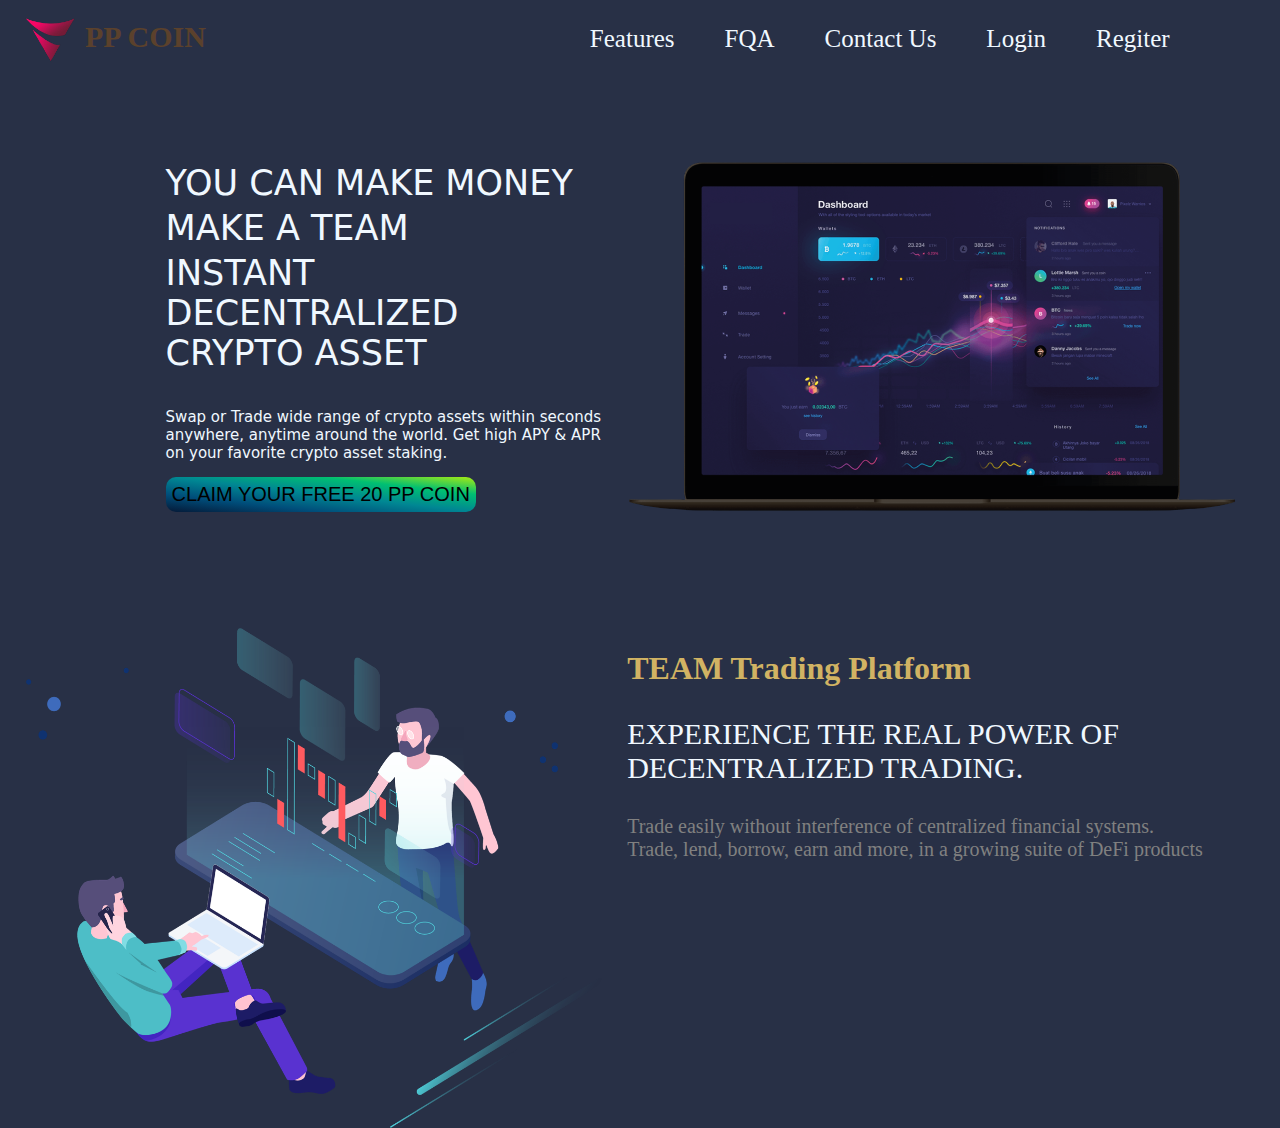
<file: index.html>
<html lang="en">
<head>
    <meta charset="UTF-8">
    <meta http-equiv="X-UA-Compatible" content="IE=edge">
    <meta name="viewport" content="width=device-width, initial-scale=1.0">
    <title>Document</title>
    <style>
        body{
            margin: 0;
             background: rgb(40, 48, 70);
        }
        nav{
            width: 100%;
            height: 10%;
            display: flex;
        }
        nav img{
            margin-top: 15px;
            margin-left: 20px;
        }
        nav h1{
            color: rgb(91, 65, 44);
            font-size: 30px;
        }
        nav .pra{
            margin-left: 30%;
            display: flex;
            font-size: 25px;
            margin-top: 0px;
            
        }
        nav a{
            text-decoration: none;
            color: aliceblue;
        }
        nav a:hover{
            color: blue;
        }
        .container{
            display: flex;
        }
        .container1{
            width: 45%;
            height: 500px;
            /* border: 1px solid gold; */
            margin-top: 3%;
            margin-left: 2%;
        }
        .container1 img{
            margin-top: 5%;
        }
        .container1 p {
            font-size: 35px;
            color: aliceblue;
    
            font-family: system-ui, Roboto;
           margin-left: 140px;
        }
        .container1 button{
            margin-left: 140px;
            font-size: 20px;
            height: 35px;
            border-radius: 10px;
            /* background:#007e56; */
            background: linear-gradient(to right top, #051937, #004d7a, #008793, #00bf72, #a8eb12);;
            border: none;
        }
        .container1 button:hover{
            background: linear-gradient(to right top, #3f12eb, #f80089, #ff302a, #e6a400, #a0e757);
        }

        .cont{
            display: flex;
        }
        .cont1{
            width: 45%;
            height: 500px;
            
            margin-left: 2%;
        }
        .cont p{
            font-size: 20px;
        }
    </style>
</head>
<body>
    <nav>
        <img src="preview1.png" height="50px" >
        <h1>PP COIN</h1>
        <div class="pra">
         <p><a href="#container">Features</a></p>   
        <p style="margin-left: 50px;"><a href="#cont">FQA </a></p>
        <p style="margin-left: 50px;"><a href="#">Contact&nbspUs </a></p>
        <p style="margin-left: 50px;"><a href="login.html">Login </a></p>
        <p style="margin-left: 50px;"><a href="regiter.html">Regiter </a></p></div>
    </nav>
    <div class="container">
        <div class="container1">
            <p>YOU CAN MAKE MONEY</p>
            <p style="margin-top: -30px;">MAKE A TEAM </p>
            <p style="margin-top: -30px;">INSTANT DECENTRALIZED CRYPTO ASSET </p>
            <p style="font-size: 15px;">Swap or Trade wide range of crypto assets within seconds anywhere, anytime around the world. Get high APY & APR on your favorite crypto asset staking.</p>
            <button>CLAIM YOUR FREE 20 PP COIN</button>

        </div>
        <div class="container1"><img src="platform12.png" alt=""></div>
    </div>
    <div class="cont">
        <div class="cont1"><img src="about-1.png" width="100%" height="100%" alt=""></div>
        <div class="cont1">
            <h1 style="color: #d1b363;">TEAM Trading Platform</h1>
            <p style="font-size: 30px; color: aliceblue;">EXPERIENCE THE REAL POWER OF DECENTRALIZED TRADING.</p>
            <p style="color:#808080;">Trade easily without interference of centralized financial systems. Trade, lend, borrow, earn and more, in a growing suite of DeFi products</p>

        </div>
    </div>
</body>
</html>
</file>
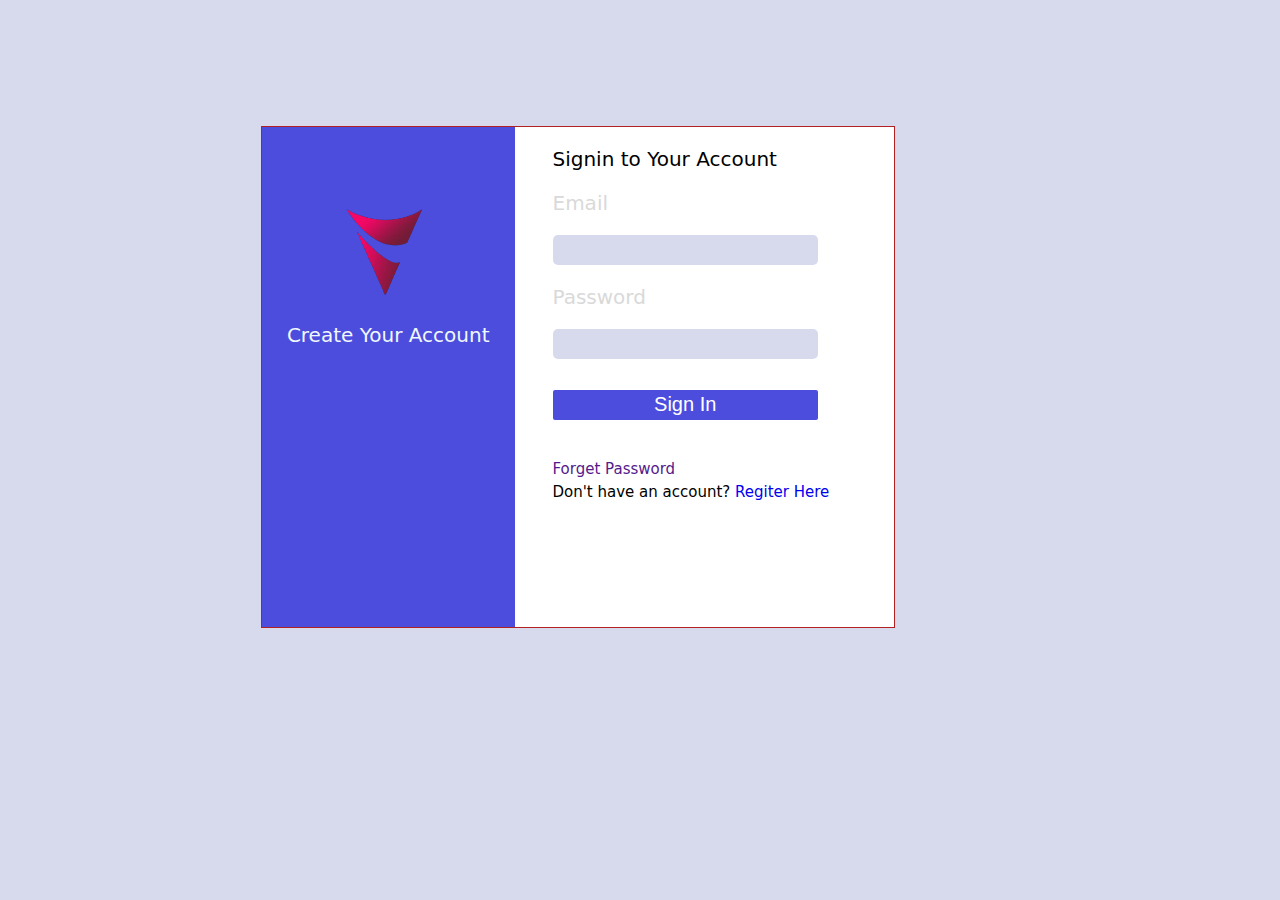
<file: login.html>
<html lang="en">
<head>
    <meta charset="UTF-8">
    <meta http-equiv="X-UA-Compatible" content="IE=edge">
    <meta name="viewport" content="width=device-width, initial-scale=1.0">
    <title>Document</title>
    <style>
        body{
            background: rgb(214, 218, 236);
            font-family: system-ui;
        }
        .box{
            width: 50%;
            height: 500px;
            border: 1px solid firebrick;
            margin-top: 10%;
            margin-left: 20%;
            display: flex;
        }
        .box1{
            width: 40%;
            height: 100%;
            background-color: rgb(77, 77, 221);
            text-align: center;
        }
        .box1 img{
            margin-top: 30%;
        }
        .box2{
            width: 60%;
            height: 100%;
            background-color: white;
        }
        .box2 p{
            margin-left: 10%;
            font-size: 20px;
            color: rgb(217, 217, 217);
            
        }
        .box2 input{
            width: 70%;
            height: 30px;
            margin-left: 10%;
            background: rgb(214, 218, 236);
            border: none;
            border-radius: 5px;
        }
        .box2 input[type='submit']{
            width: 70%;
            height: 30px;
            margin-left: 10%;
            margin-top: 8%;
            background: rgb(77, 77, 221);
            border: none;
            border-radius: 2px;
            color: white;
            font-size: 20px;
        }
        .box2 a{
            text-decoration: none;
           
        }
        @media only screen and (max-width:1100px) {
            .box{
                width: 80%;
                margin-left: 10%;
            }
        }
        @media only screen and (max-width:600px) {
            .box{
                width: 100%;
                height: 400px;
                margin-left: 0%;
            }
        }
     
    </style>
</head>
<body>
    <div class="box">
        <div class="box1">
            <img src="preview1.png" alt="" height="100px" width="100px">
            <p style="font-size: 20px; color: aliceblue;">Create Your Account</p>

        </div>
        <div class="box2">
            <p style="color: black;">Signin to Your Account</p>
            <form action="main.html">
            <p>Email</p>
            <input type="email">
            <p>Password</p>
            <input type="password" name="" id=""><br>
            <input type="submit" value="Sign In" ><br>
            <p style="font-size: 15px; margin-top: 40px;"><a href="">Forget Password</a></p>
            <p style="color: black; font-size: 15px; margin-top: -10px;" >Don't have an account? <a href="regiter.html">Regiter Here</a></p>
        </form>
        </div>
    </div>
</body>
</html>
</file>
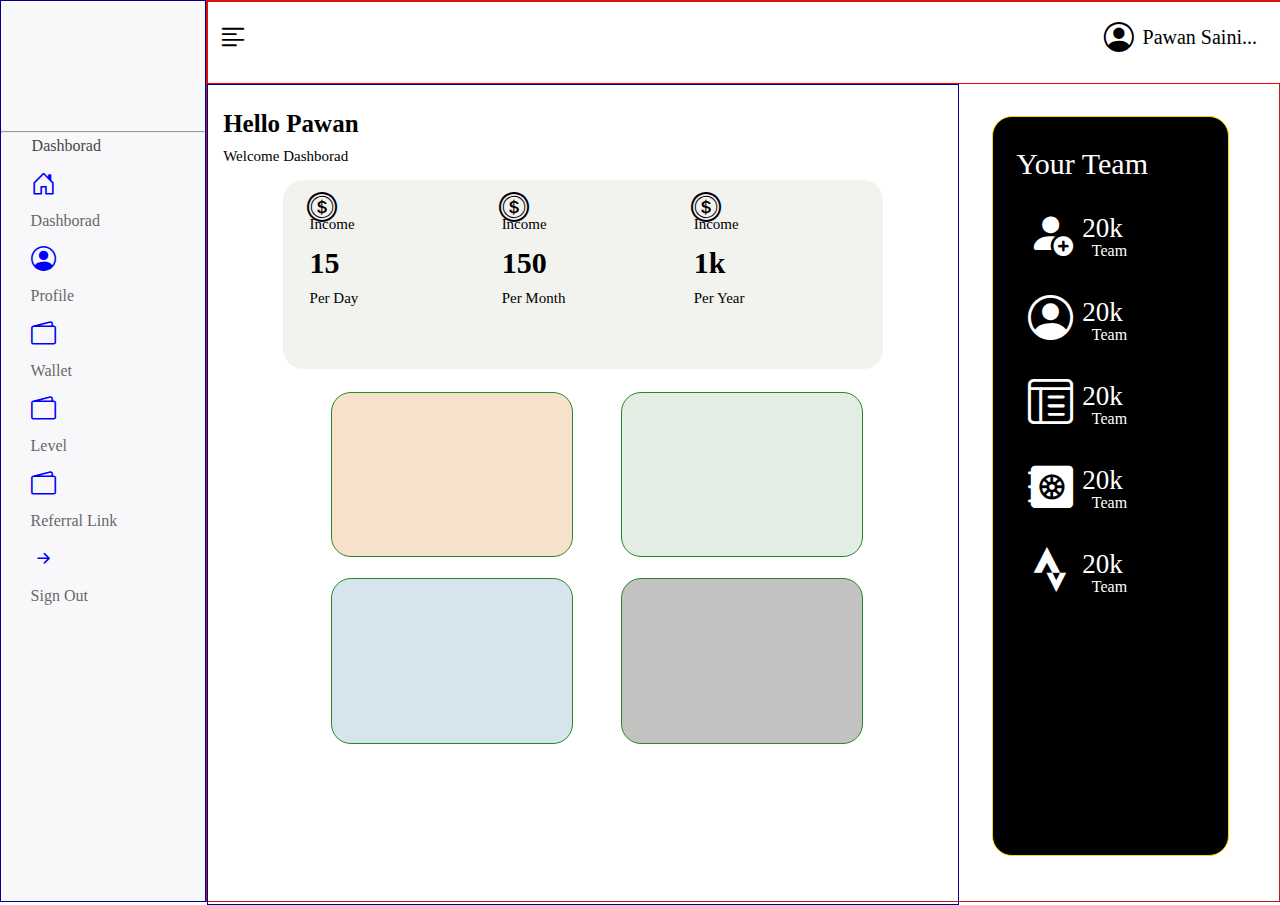
<file: main.html>
<html lang="en">

<head>
    <meta charset="UTF-8">
    <meta http-equiv="X-UA-Compatible" content="IE=edge">
    <meta name="viewport" content="width=device-width, initial-scale=1.0">
    <title>Document</title>
    <link rel="stylesheet" href="https://cdn.jsdelivr.net/npm/bootstrap-icons@1.10.2/font/bootstrap-icons.css">
    <link href="https://cdn.jsdelivr.net/npm/bootstrap@5.3.0-alpha1/dist/css/bootstrap.min.css" rel="stylesheet" integrity="sha384-GLhlTQ8iRABdZLl6O3oVMWSktQOp6b7In1Zl3/Jr59b6EGGoI1aFkw7cmDA6j6gD" crossorigin="anonymous">
    <link rel="stylesheet" href="main.css">

</head>

<body>
    <div class="dabba">
        <div class="box1">
            <div class="dabba1"><img src="preview1.png" height="70%" alt="PP Coin image"></div>
            <hr style="margin-top: -5px; color: wheat;">
            <div class="dabba2">
                <p style="color: rgb(71, 71, 71); margin-top: -2%; margin-left: 15%;">Dashborad</p>
            </div>

            <div class="dash" onclick="pp(1)"><i class="bi bi-house-door"></i>
                <p>Dashborad</p>
            </div>
            <div class="dash" onclick="pp(2)"><i class="bi bi-person-circle"></i>
                <p>Profile</p>
            </div>
            <div class="dash" onclick="pp(3)"><i class="bi bi-wallet2"></i>
                <p>Wallet</p>
            </div>
            <div class="dash" onclick="pp(4)"><i class="bi bi-wallet2"></i>
                <p>Level</p>
            </div>
            <div class="dash" onclick="pp(5)"><i class="bi bi-wallet2"></i>
                <p>Referral Link</p>
            </div>
            <div class="dash" onclick="pp(6)"><i class="bi bi-arrow-right-short"></i>
                <p>Sign Out</p>
            </div>
        </div>





        <div class="box2">
            <div class="icons">
                <i class="bi bi-text-left"></i>
                <i class="bi bi-person-circle"></i>
                <p>Pawan Saini...</p>
            </div>


            <div class="super">
                <div class="super1">
                    <p><strong> Hello Pawan</strong></p>
                    <p style="font-size: 15px; margin-top: -15px;">Welcome Dashborad</p>
                    <div class="view">
                        <div class="view1">
                            <i class="bi bi-coin"></i>
                            <p style="margin-top: 20%;">Income</p>
                            <p style="font-size: 30px;"><b> 15</b></p>
                            <p style="margin-top: -20px;">Per Day</p>
                        </div>
                        <div class="view1">
                            <i class="bi bi-coin"></i>
                            <p style="margin-top: 20%;">Income</p>
                            <p style="font-size: 30px;"><b> 150</b></p>
                            <p style="margin-top: -20px;">Per Month</p>
                        </div>
                        <div class="view1">
                            <i class="bi bi-coin"></i>
                            <p style="margin-top: 20%;">Income</p>
                            <p style="font-size: 30px;"><b> 1k</b></p>
                            <p style="margin-top: -20px;">Per Year</p>
                        </div>
                    </div> <!--  div view end -->

                    <div class="total">
                        <div class="total1">
                            <p></p>
                        </div>
                        <div class="total2"></div>
                    </div>

                    <div class="total">
                        <div class="total3"></div>
                        <div class="total4"></div>
                    </div>



                </div> <!-- super1 div end -->

                <!--  profile start  -->
                <div class="super1">

                    <div class="form1" id="form1">

                        <div class="dotm"><i class="bi bi-caret-right-fill"></i>
                            <h2>Profile</h2>
                        </div>
                        <!-- <i class="bi bi-camera-fill"></i> -->
                        <!-- <img src="/img/profile.png" width="30%"  alt=""> -->

                        <div class="eform">
                            <p style="font-size: 20px;"><strong>Name</strong></p>
                            <p style="color: rgb(54, 54, 54); margin-top: -10px;">User Name</p>
                        </div>
                        <div class="eform1">
                            <p style="font-size: 20px;"><strong>Email</strong></p>
                            <p style="color: rgb(54, 54, 54); margin-top: -10px;">Abc88@gmai.com</p>
                        </div>
                        <div class="eform1">
                            <p style="font-size: 20px;"><strong>Phone No:</strong></p>
                            <p style="color: rgb(54, 54, 54); margin-top: -10px;">+91-987654321</p>
                        </div>
                        <div class="eform1">
                            <p style="font-size: 20px;"><strong>Password</strong></p>
                            <p style="color: rgb(54, 54, 54); margin-top: -10px;">PPcoin@1234</p>
                        </div>
                        <button onclick="edit()"><i class="bi bi-pencil" style="margin-right: 10px;"></i>Edit
                            Profile</button>
                    </div>

                    <div class="form2" id="form2">
                        <div class="dotm"><i class="bi bi-caret-right-fill"></i>
                            <h2>Edit Profile</h2>
                        </div>
                        <!-- <div class="dotm"><i class="bi bi-caret-right-fill"></i><h2>Profile</h2></div> -->
                        <!-- <i class="bi bi-camera-fill"></i> -->
                        <!-- <img src="/img/profile.png" width="30%"  alt=""> -->

                        <div class="eform">
                            <p style="font-size: 20px;"><strong>Name</strong></p>
                            <p style="color: rgb(54, 54, 54); margin-top: -10px;"><input type="text"
                                    placeholder="User Name" name="" id=""></p>
                        </div>
                        <div class="eform1">
                            <p style="font-size: 20px;"><strong>Email</strong></p>
                            <p style="color: rgb(54, 54, 54); margin-top: -10px;"><input type="email" name=""
                                    placeholder="Email" id=""></p>
                        </div>
                        <div class="eform1">
                            <p style="font-size: 20px;"><strong>Phone No:</strong></p>
                            <p style="color: rgb(54, 54, 54); margin-top: -10px;"><input type="number" name=""
                                    placeholder="Phon No." id=""></p>
                        </div>
                        <div class="eform1">
                            <p style="font-size: 20px;"><strong>Password</strong></p>
                            <p style="color: rgb(54, 54, 54); margin-top: -10px;"><input type="password" name=""
                                    placeholder="Password" id=""></p>
                        </div>
                        <button onclick="save()">Save</button>
                        <button>Cancel</button>



                    </div>





                </div>
                <div class="super1">
                    <p><strong> Hello Pawan</strong></p>
                    <p style="font-size: 15px; margin-top: -15px;">Your Wallet</p>
                    <div class="view_wallet">
                        <p class="pp">total</p>
                        <h1>5,500</h1>
                        <button>send</button>
                        <button>Receive</button>
                    </div>





                </div> <!-- super1 div end -->


                <div class="super1">
                    <p><strong> Hello Pawan</strong></p>
                    <p style="font-size: 15px; margin-top: -15px;">Lavel</p>
                    <p>Top 10 Lader</p>
                    <table class="table table-bordered border-primary" >
                        <tr class="table-success">
                        <th>se.no</th>
                        <th>Name</th>
                        <th>Earn </th>
                        <th>Add Team</th>
                        </tr>
                        <tr>
                            <td>1</td>
                            <td>pawan</td>
                            <td>15000</td>
                            <td>150</td>
                        </tr>
                        <tr>
                            <td>2</td>
                            <td>pawan</td>
                            <td>15000</td>
                            <td>150</td>
                        </tr>
                        <tr>
                            <td>3</td>
                            <td>pawan</td>
                            <td>15000</td>
                            <td>150</td>
                        </tr>
                        <tr>
                            <td>4</td>
                            <td>pawan</td>
                            <td>15000</td>
                            <td>150</td>
                        </tr>
                        <tr>
                            <td>5</td>
                            <td>pawan</td>
                            <td>15000</td>
                            <td>150</td>
                        </tr>
                    </table>





                </div> 



                <div class="super1">
                    <h1 style="margin-left: 5%;">Referral Friend</h1>
                    <img src="img/re.png" alt="" width="20%" style="margin-left: 10%;"> 
                    <p style="margin-left: 5%; color: rgb(83, 70, 54);">Invite your friends! When they sign up and fund their <br> account, well'give you ₹100 to invest.</p>
                    <textarea name="" id="link" cols="30" rows="1">http://127.0.0.1:5500/main.html</textarea><a href="#" id="icon" onclick="f()" style="display: flex;"><i class="bi bi-clipboard" id="cop"></i><i class="bi bi-clipboard-check" id="copy"></i></a>
                    <button>Share friends</button>
                    <p style="margin-top: 30px;"><i class="bi bi-gift" style="font-size: 35px; margin-left: 5%;"></i> &nbsp; You'r Receive <span style="font-size: 30px; color: navy;">1 </span>Successfull referrals so far!</p>





                </div> 






                <div class="super1">
                
                    <p><strong> Hello Pawan</strong></p>
                    <div class="view_sign ">
                        <a href="main.html"><i class="bi bi-x"></i></a>
                        <form class="form-logout" role="form">
                            <button class="btn btn-primary btn-lg" onclick="document.location='home.html'"></button>

                         </form>
                        
                    </div>
                   
                    





                </div> 
                





                <div class="super2">
                    <p>Your Team</p>
                    <div class="sale">
                        <i class="bi bi-person-fill-add"></i>
                        <p>20k</p> <span>Team</span>
                    </div>
                    <div class="sale" style="margin-top: 15%;">
                        <i class="bi bi-person-circle"></i>
                        <p>20k</p> <span>Team</span>
                    </div>
                    <div class="sale" style="margin-top: 15%;">
                        <i class="bi bi-layout-text-window-reverse"></i>
                        <p>20k</p> <span>Team</span>
                    </div>
                    <div class="sale" style="margin-top: 15%;">
                        <i class="bi bi-safe2-fill"></i>
                        <p>20k</p> <span>Team</span>
                    </div>
                    <div class="sale" style="margin-top: 15%;">
                        <i class="bi bi-strava"></i>
                        <p>20k</p> <span>Team</span>
                    </div>





                </div> <!-- super2 div end -->




            </div>
        </div> <!-- box2 end -->

    </div> <!-- dabba div end -->




    <script>
        function edit() {
            document.getElementById("form1").style.display = "none";
            document.getElementById("form2").style.display = "block";

        }
        function save() {
            document.getElementById("form2").style.display = "none";
            document.getElementById("form1").style.display = "block";
        }


        let slideindex = 1;
        showslider(slideindex);

        function pp(n) {
            showslider(slideindex = n);
        }

        function showslider(n) {
            let i;
            let sp = document.getElementsByClassName("super1");
            let dot = document.getElementsByClassName("dash");

            for (i = 0; i < sp.length; i++) {
                sp[i].style.display = "none";
            }
            for (i = 0; i < dot.length; i++) {
                dot[i].style.display = "block";
            }
            sp[slideindex - 1].style.display = "block";
            dot[slideindex - 1].style.display += "active";
        }


        function f(){
            var copytext = document.getElementById("link");
            
            navigator.clipboard.writeText(copytext.value);
        
            // document.getElementById("icon").innerHTML = x;


            document.getElementById("cop").style.display = "none";
            document.getElementById("copy").style.display = "block";

        }
       
    </script>
</body>

</html>
</file>
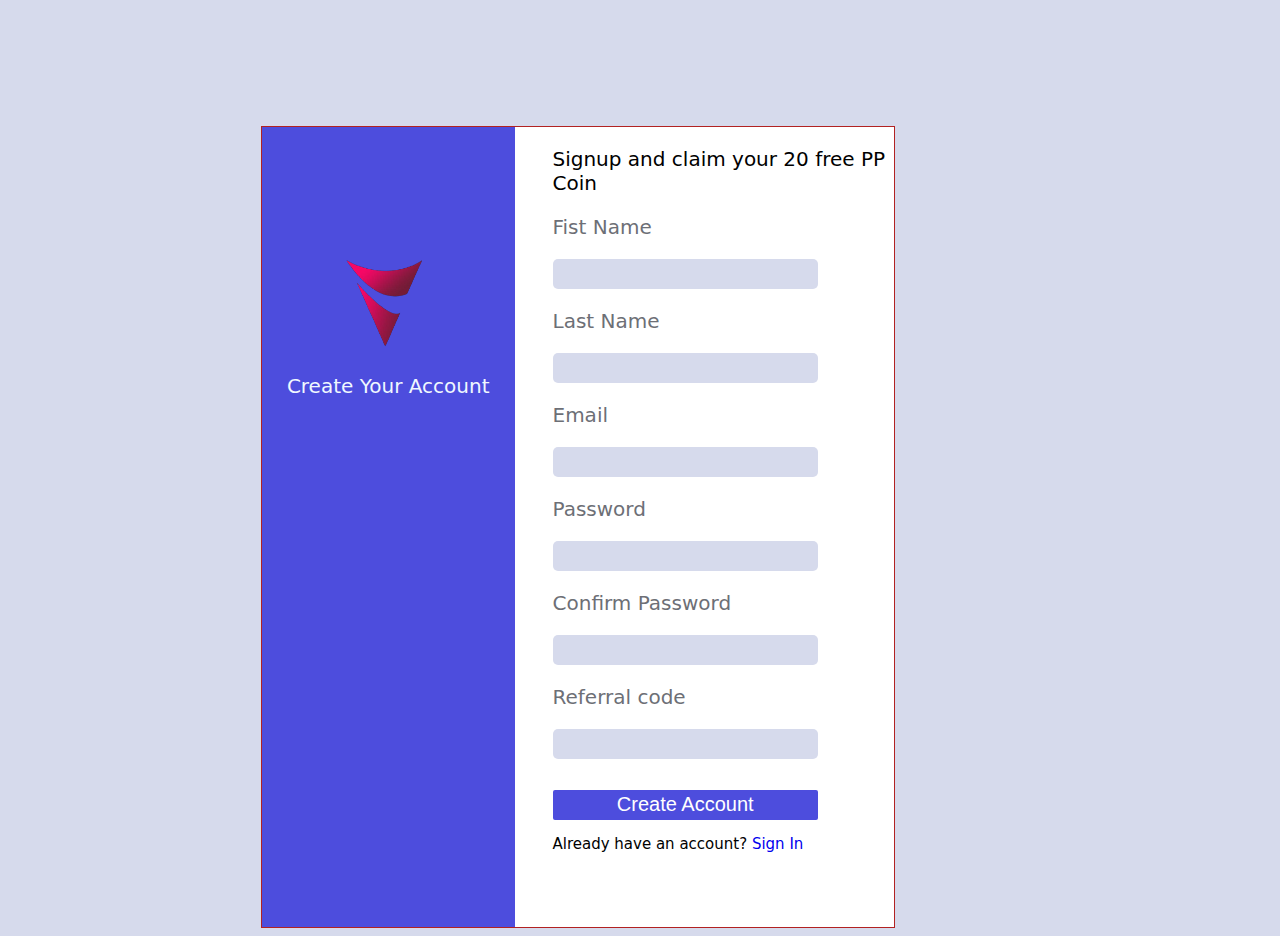
<file: regiter.html>
<html lang="en">
<head>
    <meta charset="UTF-8">
    <meta http-equiv="X-UA-Compatible" content="IE=edge">
    <meta name="viewport" content="width=device-width, initial-scale=1.0">
    <title>Document</title>
    <style>
        body{
            background: rgb(214, 218, 236);
            font-family: system-ui;
        }
        .box{
            width: 50%;
            height: 800px;
            border: 1px solid firebrick;
            margin-top: 10%;
            margin-left: 20%;
            display: flex;
        }
        .box1{
            width: 40%;
            height: 100%;
            background-color: rgb(77, 77, 221);
            text-align: center;
        }
        .box1 img{
            margin-top: 50%;
        }
        .box2{
            width: 60%;
            height: 100%;
            background-color: white;
        }
        .box2 p{
            margin-left: 10%;
            font-size: 20px;
            color: rgb(109, 111, 118);
            
        }
        .box2 input{
            width: 70%;
            height: 30px;
            margin-left: 10%;
            background: rgb(214, 218, 236);
            border: none;
            border-radius: 5px;
        }
        .box2 input[type='submit']{
            width: 70%;
            height: 30px;
            margin-left: 10%;
            margin-top: 8%;
            background: rgb(77, 77, 221);
            border: none;
            border-radius: 2px;
            color: white;
            font-size: 20px;
        }
        .box2 a{
            text-decoration: none;
           
        }
        @media only screen and (max-width:1100px) {
            .box{
                width: 80%;
                margin-left: 10%;
            }
        }
        @media only screen and (max-width:600px) {
            .box{
                width: 100%;
                margin-left: 0%;
            }
        }
     
    </style>
</head>
<body>
    <div class="box">
        <div class="box1">
            <img src="preview1.png" alt="" height="100px" width="100px">
            <p style="font-size: 20px; color: aliceblue;">Create Your Account</p>

        </div>
        <div class="box2">
        <form action="main.html" >
            <p style="color: black;">Signup and claim your 20 free PP Coin</p>
            <p>Fist Name </p>
            <input type="text">
            <p>Last Name</p>
            <input type="text">
            <p>Email</p>
            <input type="email" name="" id="">
            <p>Password</p>
            <input type="password" name="" id="">
            <p>Confirm Password</p>
            <input type="password">
            <p>Referral code</p>
            <input type="text" name="" id="">
            <input type="submit" value="Create Account">
            <p style="color: black; font-size: 15px;">Already have an account? <a href="login.html">Sign In</a></p>
        </form>
        </div>
    </div>
</body>
</html>
</file>
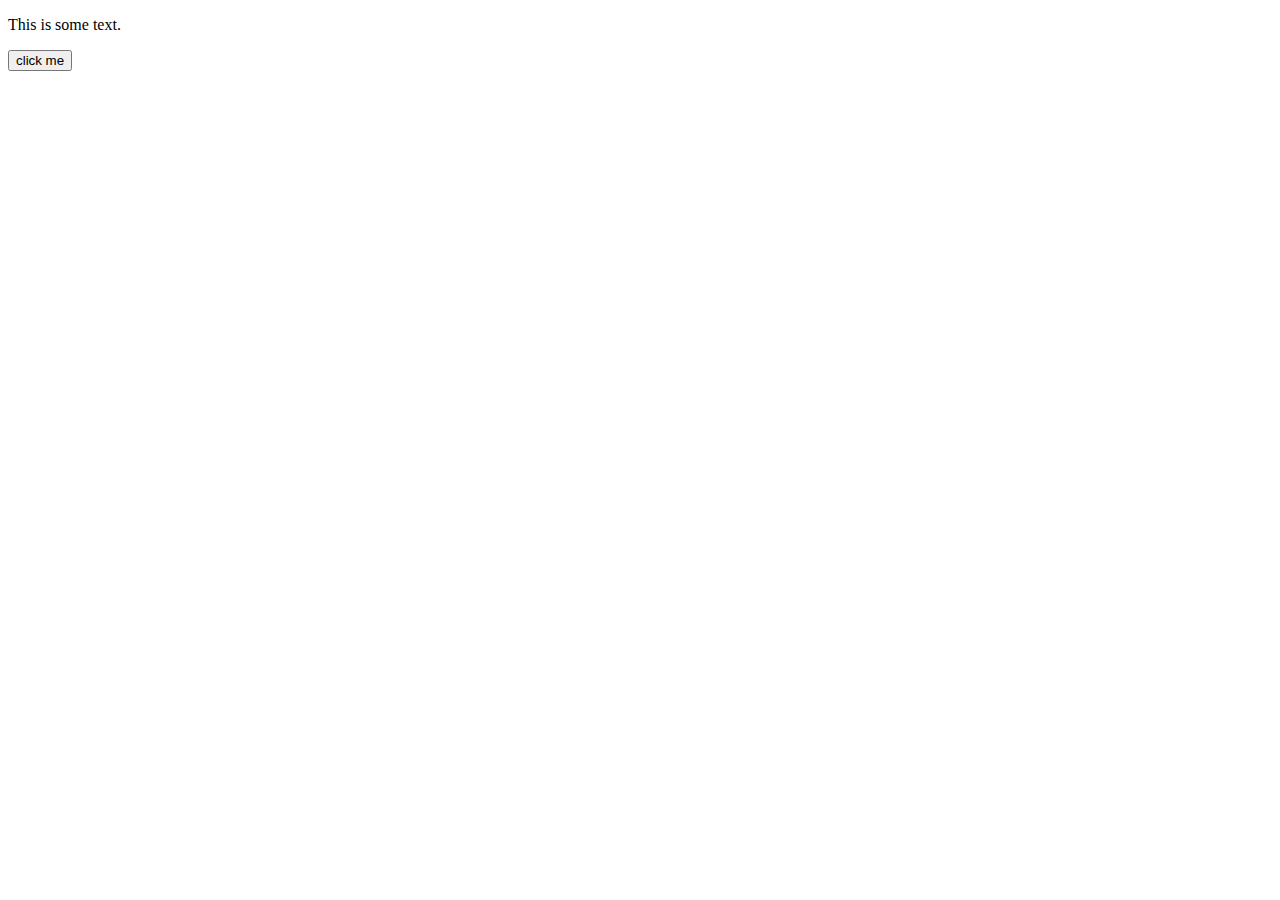
<file: img/perct.html>
<!DOCTYPE html>
<html>
<body>
  <style>
#myP2{
  display: none;
}
  </style>

<p id="myP1">This is some text.</p>
<p id="myP2">This is.</p>
<button onclick="ff()">click me</button>



<script>
  function ff(){
    document.getElementById("myP1").style.display = "none";
    document.getElementById("myP2").style.display = "block";
  }
</script>

</body>
</html>
</file>
<file: main.css>
body{
    margin: 0;
}
.dabba{
    display: flex;
}
.box1{
    width: 16%;
    height: 100vh;
    border: 1px solid darkblue;
    background: rgb(248, 248, 250);
}
.box2{
    width: 84%;
    height: 800pxpx;
    border: 1px solid firebrick;
    background: rgb(255, 255, 255);

}
.dabba1{
    width: 100%;
    height: 15%;
    /* border: 1px solid rebeccapurple; */
}
.dabba1 img{
    margin-top: 10%;
    margin-left:27% ;
    
}
.dash{
    display: flex;
    /* border: 1px solid white; */
    border-radius: 20px;
    margin-left: 10%;
    margin-top: 5px;
}
.dash:hover{
    border: 1px  solid white; 
    color: aliceblue;
}
.dash p{
    cursor: pointer;
    color: rgb(104, 104, 104);
    margin-left: 5%;
}
p:hover{
    font-size: 17px;
    /* color: rgb(211, 19, 19); */
    
    text-transform: red;
}
.dash i{
    color: blue;
    font-size: 25px;
    margin-top: 5%;
    margin-left: 5%;
}
.icons{
    width: 100%;
    height: 9%;
    border: 1px solid red;
    background: white;
}
.icons .bi-text-left{
    font-size: 30px;
    margin-top: 20px;
    position:absolute;
    margin-left: 10px;
}
.icons .bi-person-circle{
    font-size: 30px;
    margin-top: 20px;
    position:absolute;
    margin-left: 70%;
}
.icons p{
    position:absolute;
    margin-top: 24px;
    font-size: 20px;
    margin-left: 73%;
}
.super{
    display: flex;
    
}


/*dashord start*/


.super1{
    width: 70%;
    height: 91vh;
    border: 1px solid darkblue;
    display: none;
}
.super1 p{
    font-size: 25px;
    margin-left: 2%;
    color: black;

}.super1 .view{
    width: 80%;
    height: 21vh;
    margin-left: 10%;
    border-radius: 20px;
    background: #d9dacf55;
    display: flex;
}
.view1{
    width: 30%;
    height: 100%;
    margin-left: 2%;
}
.view1 i{
    font-size: 30px;
   position: absolute;
   margin-left: 1%;
   margin: 12px;
    
}
.view1 p{
    font-size: 15px;
    margin-left: 8%;
    margin-top: -2px;
}


.total{
    width: 80%;
    height: 20%;
    margin-top: 3%;
    margin-left: 10%;
    display: flex;
}
.total1{
    width: 40%;
    height: 100%;
    border: 1px solid forestgreen;
    margin-left: 8%;
    border-radius: 20px;
    background: #f7dfc8ef;
}
.total2{
    width: 40%;
    height: 100%;
    border: 1px solid forestgreen;
    margin-left: 8%;
    border-radius: 20px;
    background:rgb(227, 237, 227);
}
.total3{
    width: 40%;
    height: 100%;
    border: 1px solid forestgreen;
    margin-left: 8%;
    border-radius: 20px;
    background:rgb(214, 228, 237);
}
.total4{
    width: 40%;
    height: 100%;
    border: 1px solid forestgreen;
    margin-left: 8%;
    border-radius: 20px;
    background:rgb(194, 194, 193);
}



/* dashbord  end */


/*  profile start*/


.super1{
    width: 70%;
    height: 91vh;
    border: 1px solid darkblue;  
        
}
.dotm{
   
    display: flex;
    margin-left: 5%;
    margin-top: 2%;
}
.dotm i{
    margin-top: 3%;
}
.super1 img{
    background: rgb(71, 70, 70);
    border-radius: 10px;
    margin-left: 5%;
    margin-top: 2%;
}
.eform{
    margin-left: 5%;
    margin-top: 3%;
}
.eform1{
    margin-left: 5%;
    margin-top: 4%;
}
.super1 button{
    margin-left: 5%;
    margin-top: 2%;
    font-size: 20px;
    width: 200px;
    height: 50px;
    color: rgb(55, 33, 152);
    border-radius: 10px;
}
.form1{
    /* display: none; */
}

.form2{
    height: 60%;
    font-family: system-ui;
    display: none;
    
}
.form2 input{
   width: 300px;
   height: 45px;
   border-radius: 7px;
   border: 1px solid black;
}
.form2 .btn{
    background: blueviolet;
    color: aliceblue;
}








/* wallet start */




.view_wallet{
    width: 60%;
    height: 25%;
    margin-left: 10%;
    background: #d9dacf55;
    border-radius: 10px;
}
.view_wallet h1{
    margin-top: -15px;
    margin-left: 15px;
}
.view_wallet .pp{
    margin-top: 50px;
    
}




/* wallet end */

.super1 .bi-clipboard , .bi-clipboard-check{
    font-size: 25px;
    
    margin-left: 10px;
}
.super1 textarea{   
    margin-left: 5%;
}
.bi-clipboard-check{
    display: none;
}
.super1 #icon{
    margin-left: 280px;
    margin-top: -25px;
}


.super1 .view_sign{
    width: 60%;
    height: 35%;
    margin-left: 100px;
    /* position: absolute; */
    background: rgb(84, 98, 103);
    border-radius: 10px;
}
.view_sign i{
    font-size: 20px;
    float: right;
    margin-top: 5px;
    margin-right: 10px;
}







.super2{
    width: 22%;
    height: 82vh;
    margin: 3%;
    border: 1px solid gold;
    background: black;
    border-radius: 20px;
    right: 0;
}
.super2 p{
    color: white;
    font-size: 30px;
    margin-left: 10%;
}
.sale{
    display: flex;

}
.sale p{
    position: absolute;
    margin-top: 2px;
    margin-left: 7%;
    font-size: 27px;
}
.sale i{
    color: white;
    font-size: 45px;
    margin-left: 15%;
}
.sale span{
    color: white;
    margin-top: 13%;
    margin-left: 8%;
}



@media screen and(max-width : 1200px){
    .super2{
        height: fit-content;
    }
}

@media screen and (max-width: 1200px) {
    .super2 {
      margin: 10px;
      width: 29%;
      height: 50%;

    }
    .super2 .sale p{
        margin-left: 10%;
    }
    .super2 .sale span{
        margin-top: 32px;
    }
   
  }


@media screen and (max-width: 800px) {
    .super2 {
      display: none;
      ;
    }
    .super1{
        width: 100%;
    }
  }

  @media screen and (max-width:600px){
    .dabba1{
        position: absolute;
        margin-top: -101px;
    }
    .dabba2{
        display: none;
    }
    .box1{
        /* display: block; */
        display: inherit;
        position: absolute;
        align-items: flex-end;
        width: 0px;
    }
    .box1 p{
        display: none;
    }
    .super1{
        width: 100%;
    }
    .dash{
        margin-left: 40px;
    }
    .icons .bi-text-left{
        display: none;
    }
  }
  .dabba1 img {
    position: absolute;
    font-size: 5px;
    margin-top: -1090;
    width: 100;
    margin-left: 10;
    height: 100;
}
  @media screen and (max-width:300px){
    .dash{
        margin-left: 40px;
    }
  }
</file>
